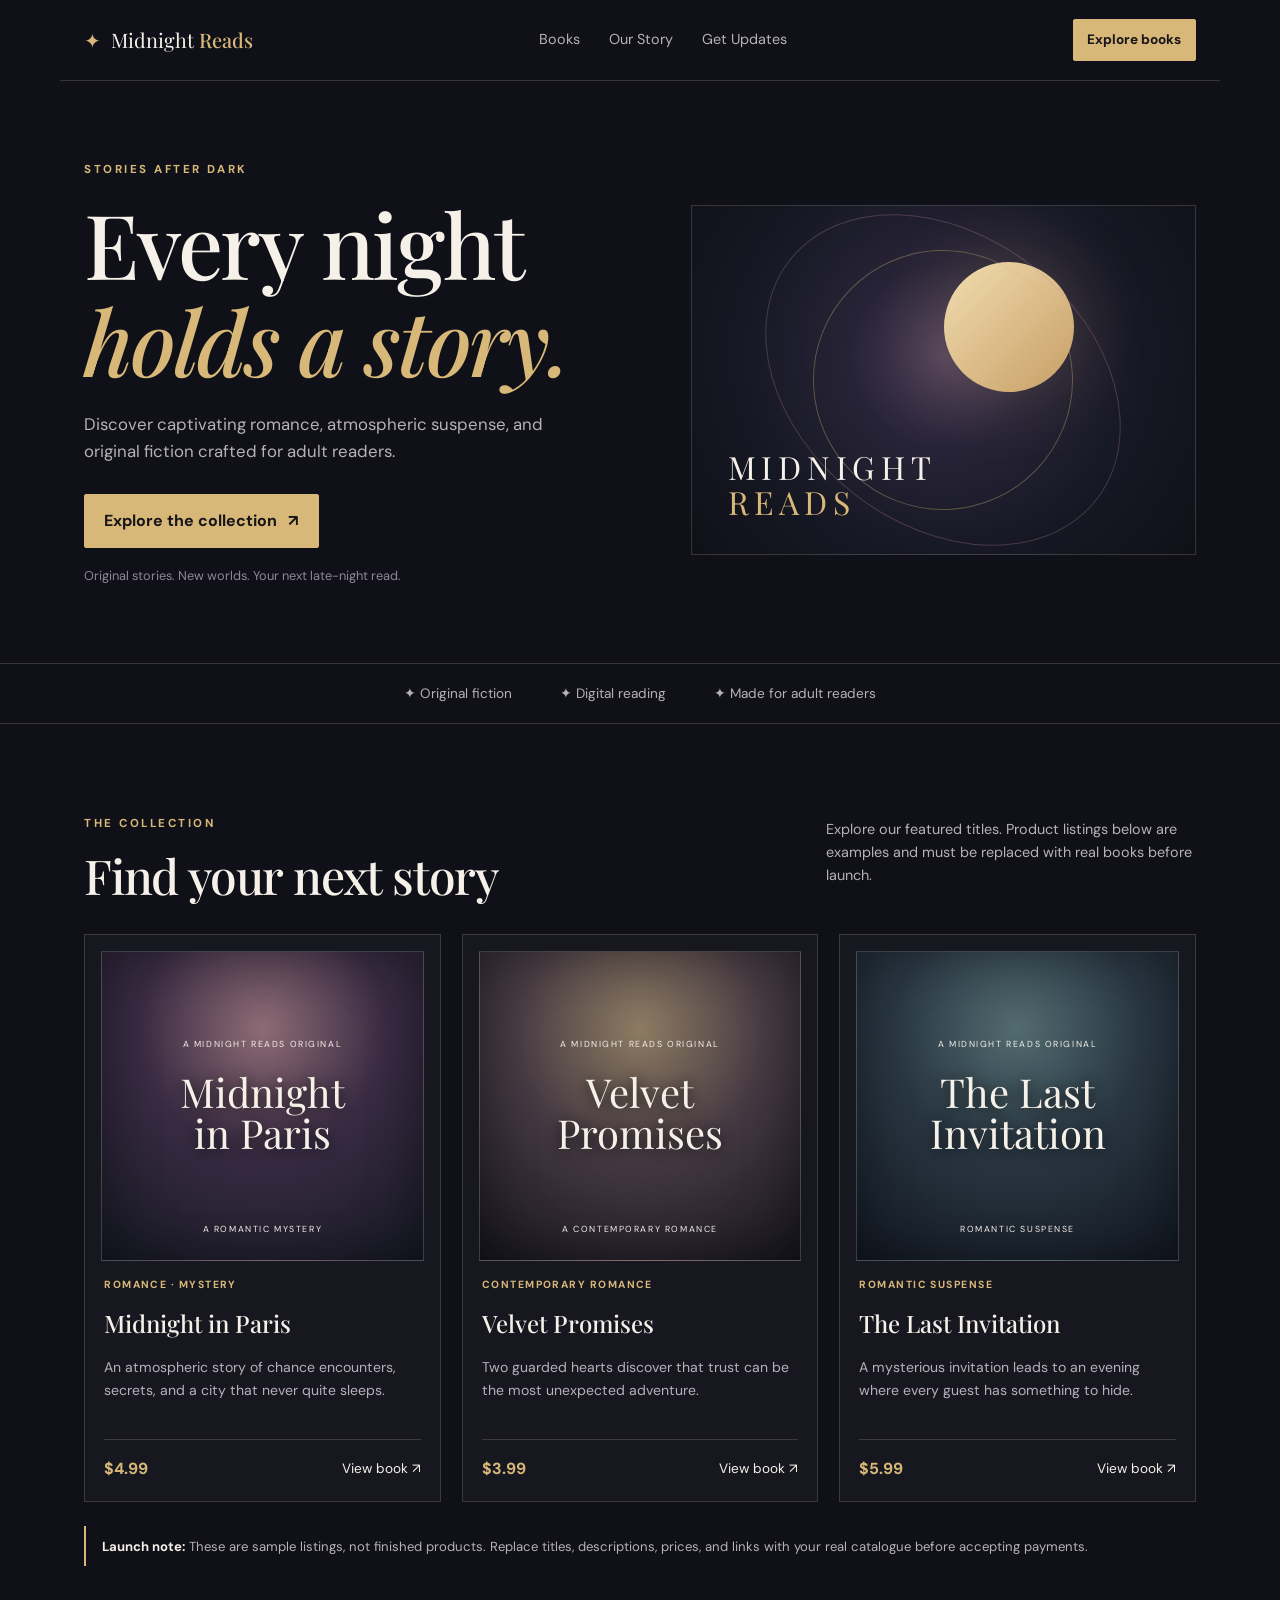
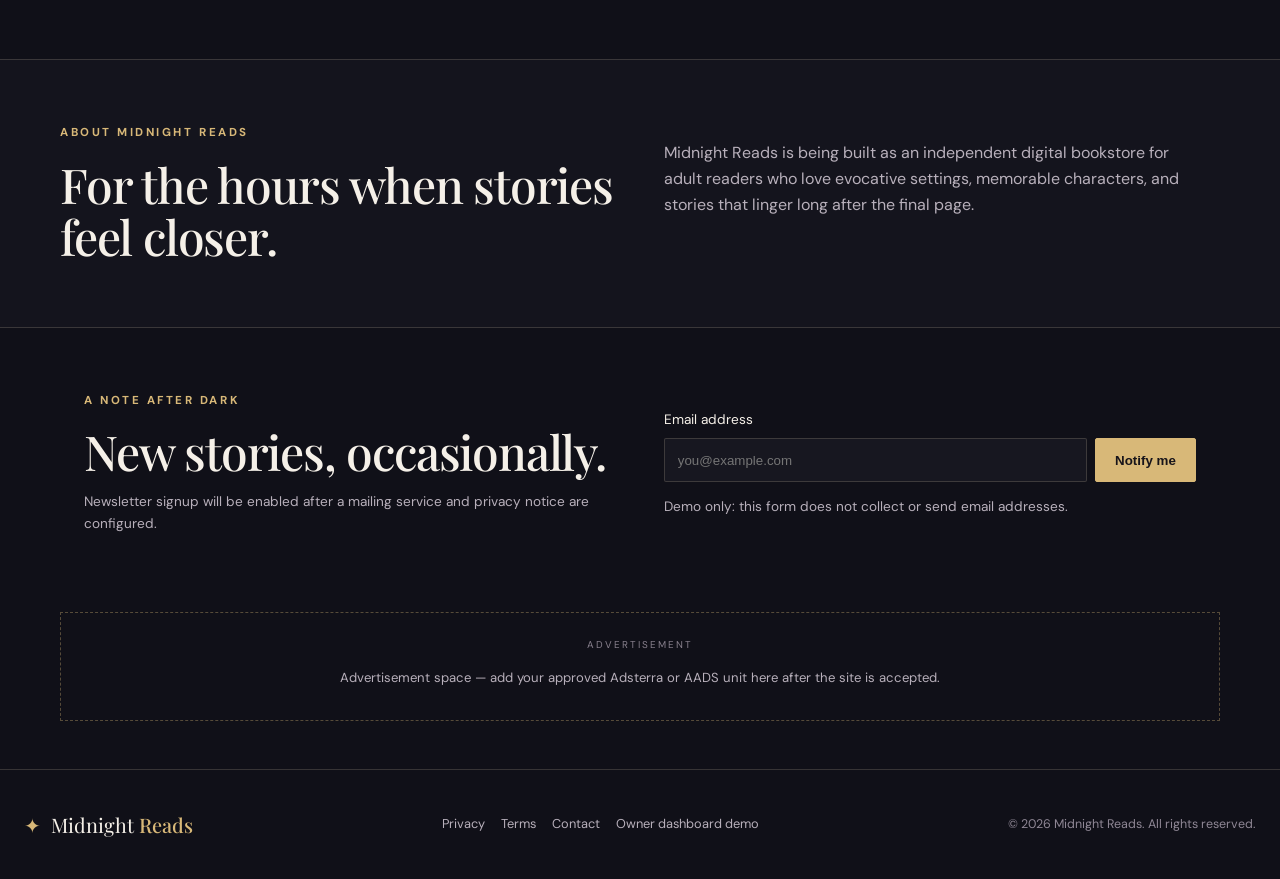
<file: index.html>
<!doctype html>
<html lang="en">
<head>
  <link rel="canonical" href="https://alieaso.github.io/midnight-reads/">
  <meta charset="utf-8">
  <meta name="viewport" content="width=device-width, initial-scale=1">
<title>Midnight Reads – Romance, Thriller & Fiction Ebooks</title>
  <meta name="description" content="Explore romance, romantic suspense, thrillers, and fiction ebooks at Midnight Reads. Discover captivating stories, browse our digital book collection, and find your next late-night read.">
  <meta name="theme-color" content="#101018">
  <link rel="stylesheet" href="styles.css">
  <script type="application/ld+json">
  {
    "@context": "https://schema.org",
    "@type": "BookStore",
    "name": "Midnight Reads",
    "description": "An online bookstore for romance, suspense, and original fiction for adult readers.",
    "url": "https://alieaso.github.io/midnight-reads/",
    "inLanguage": "en"
  }
  </script>
</head>
<body>
  <a class="skip-link" href="#main">Skip to content</a>
  <header class="site-header">
    <a class="brand" href="index.html" aria-label="Midnight Reads home">
      <span class="brand-mark">✦</span><span>Midnight <b>Reads</b></span>
    </a>
    <nav aria-label="Main navigation">
      <a href="#books">Books</a>
      <a href="#about">Our Story</a>
      <a href="#newsletter">Get Updates</a>
    </nav>
    <a class="button button-small" href="#books">Explore books</a>
  </header>

  <main id="main">
    <section class="hero">
      <div class="hero-copy">
        <p class="eyebrow">STORIES AFTER DARK</p>
        <h1>Every night<br><em>holds a story.</em></h1>
        <p class="hero-text">Discover captivating romance, atmospheric suspense, and original fiction crafted for adult readers.</p>
        <a class="button" href="#books">Explore the collection <span aria-hidden="true">↗</span></a>
        <p class="hero-note">Original stories. New worlds. Your next late-night read.</p>
      </div>
      <div class="hero-art" role="img" aria-label="Abstract moonlit night sky with a glowing gold moon">
        <div class="moon"></div><div class="art-orbit orbit-one"></div><div class="art-orbit orbit-two"></div>
        <div class="art-caption">MIDNIGHT<br><span>READS</span></div>
      </div>
    </section>

    <section class="trust-strip" aria-label="Store features">
      <span>✦ Original fiction</span><span>✦ Digital reading</span><span>✦ Made for adult readers</span>
    </section>

    <section id="books" class="section">
      <div class="section-heading">
        <div><p class="eyebrow">THE COLLECTION</p><h2>Find your next story</h2></div>
        <p>Explore our featured titles. Product listings below are examples and must be replaced with real books before launch.</p>
      </div>
      <div class="book-grid">
        <article class="book-card">
          <div class="book-cover cover-one"><span class="cover-kicker">A MIDNIGHT READS ORIGINAL</span><span class="cover-title">Midnight<br>in Paris</span><span class="cover-author">A ROMANTIC MYSTERY</span></div>
          <div class="book-info"><p class="book-genre">ROMANCE · MYSTERY</p><h3>Midnight in Paris</h3><p>An atmospheric story of chance encounters, secrets, and a city that never quite sleeps.</p><div class="book-bottom"><span class="price">$4.99</span><a class="text-link" href="book-midnight-in-paris.html">View book ↗</a></div></div>
        </article>
        <article class="book-card">
          <div class="book-cover cover-two"><span class="cover-kicker">A MIDNIGHT READS ORIGINAL</span><span class="cover-title">Velvet<br>Promises</span><span class="cover-author">A CONTEMPORARY ROMANCE</span></div>
          <div class="book-info"><p class="book-genre">CONTEMPORARY ROMANCE</p><h3>Velvet Promises</h3><p>Two guarded hearts discover that trust can be the most unexpected adventure.</p><div class="book-bottom"><span class="price">$3.99</span><a class="text-link" href="book-velvet-promises.html">View book ↗</a></div></div>
        </article>
        <article class="book-card">
          <div class="book-cover cover-three"><span class="cover-kicker">A MIDNIGHT READS ORIGINAL</span><span class="cover-title">The Last<br>Invitation</span><span class="cover-author">ROMANTIC SUSPENSE</span></div>
          <div class="book-info"><p class="book-genre">ROMANTIC SUSPENSE</p><h3>The Last Invitation</h3><p>A mysterious invitation leads to an evening where every guest has something to hide.</p><div class="book-bottom"><span class="price">$5.99</span><a class="text-link" href="book-the-last-invitation.html">View book ↗</a></div></div>
        </article>
      </div>
      <p class="notice"><strong>Launch note:</strong> These are sample listings, not finished products. Replace titles, descriptions, prices, and links with your real catalogue before accepting payments.</p>
    </section>

    <section id="about" class="about-section">
      <div><p class="eyebrow">ABOUT MIDNIGHT READS</p><h2>For the hours when stories feel closer.</h2></div>
      <p>Midnight Reads is being built as an independent digital bookstore for adult readers who love evocative settings, memorable characters, and stories that linger long after the final page.</p>
    </section>

    <section id="newsletter" class="newsletter">
      <div><p class="eyebrow">A NOTE AFTER DARK</p><h2>New stories, occasionally.</h2><p>Newsletter signup will be enabled after a mailing service and privacy notice are configured.</p></div>
      <form id="newsletter-form"><label for="email">Email address</label><div class="form-row"><input id="email" type="email" placeholder="you@example.com" autocomplete="email" required><button class="button" type="submit">Notify me</button></div><p class="form-hint" id="newsletter-message" aria-live="polite">Demo only: this form does not collect or send email addresses.</p></form>
    </section>

    <section class="ad-slot" aria-label="Advertisement">
      <span class="ad-label">ADVERTISEMENT</span>
      <p>Advertisement space — add your approved Adsterra or AADS unit here after the site is accepted.</p>
    </section>
  </main>

  <footer class="site-footer">
    <a class="brand" href="index.html"><span class="brand-mark">✦</span><span>Midnight <b>Reads</b></span></a>
    <div class="footer-links"><a href="privacy.html">Privacy</a><a href="terms.html">Terms</a><a href="contact.html">Contact</a><a href="admin-demo.html">Owner dashboard demo</a></div>
    <p>© <span id="year"></span> Midnight Reads. All rights reserved.</p>
  </footer>
  <script src="script.js" defer></script>
</body>
</html>
</file>
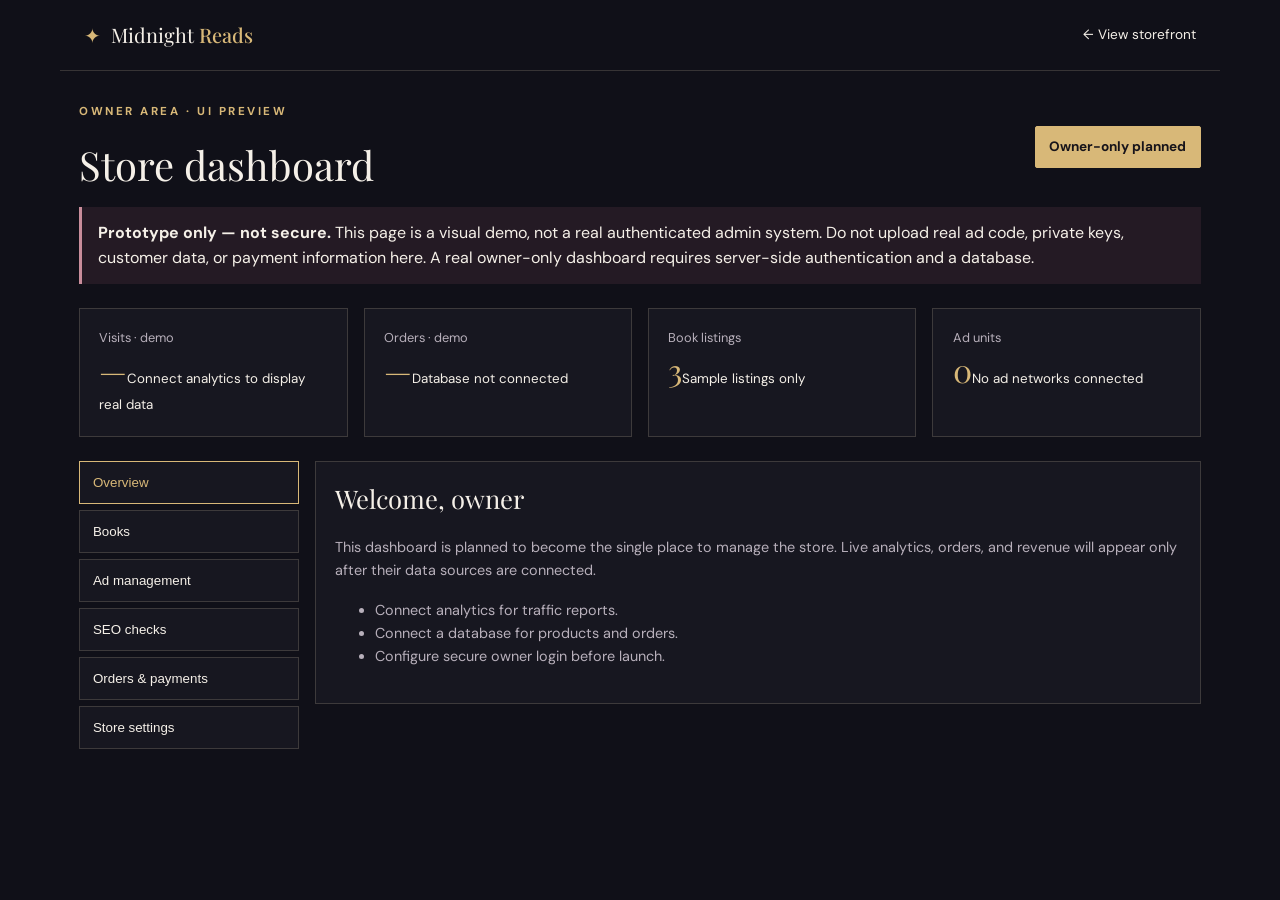
<file: admin-demo.html>
<!doctype html>
<html lang="en">
<head>
<meta charset="utf-8"><meta name="viewport" content="width=device-width,initial-scale=1">
<title>Owner Dashboard Demo | Midnight Reads</title><meta name="robots" content="noindex,nofollow"><link rel="stylesheet" href="styles.css">
<style>
.admin-wrap{max-width:1160px;margin:2rem auto;padding:0 1.2rem}.admin-head{display:flex;justify-content:space-between;gap:1rem;align-items:center;flex-wrap:wrap}.admin-grid{display:grid;grid-template-columns:repeat(4,minmax(0,1fr));gap:1rem;margin:1.5rem 0}.metric,.admin-panel{background:var(--panel);border:1px solid var(--line);padding:1.2rem;min-width:0}.metric span{display:block;color:var(--muted);font-size:.8rem}.metric strong{font:2rem "Playfair Display",Georgia,serif;color:var(--gold)}.admin-layout{display:grid;grid-template-columns:220px 1fr;gap:1rem}.admin-nav{display:flex;flex-direction:column;gap:.4rem}.admin-nav button{background:var(--panel);border:1px solid var(--line);color:var(--text);padding:.8rem;text-align:left;cursor:pointer}.admin-nav button[aria-selected=true]{border-color:var(--gold);color:var(--gold)}.admin-panel h2{font:1.6rem "Playfair Display",Georgia,serif;margin-top:0}.admin-panel p,.admin-panel li{color:var(--muted);font-size:.9rem}.demo-warning{border-left:3px solid var(--rose);padding:.8rem 1rem;background:#241a24;color:var(--text);margin:1rem 0}.fake-field{width:100%;padding:.8rem;background:#101018;border:1px solid var(--line);color:var(--text);margin:.3rem 0 1rem}.small-btn{background:var(--gold);border:0;padding:.7rem 1rem;font-weight:bold;cursor:pointer;color:#15131a}.hidden{display:none}@media(max-width:760px){.admin-grid{grid-template-columns:repeat(2,minmax(0,1fr))}.admin-layout{grid-template-columns:1fr}.admin-nav{display:grid;grid-template-columns:repeat(2,minmax(0,1fr))}}
</style></head>
<body>
<header class="site-header"><a class="brand" href="index.html"><span class="brand-mark">✦</span><span>Midnight <b>Reads</b></span></a><a class="text-link" href="index.html">← View storefront</a></header>
<main class="admin-wrap">
<div class="admin-head"><div><p class="eyebrow">OWNER AREA · UI PREVIEW</p><h1 style="font:2.5rem 'Playfair Display',Georgia,serif;margin:0">Store dashboard</h1></div><span class="button button-small">Owner-only planned</span></div>
<div class="demo-warning"><strong>Prototype only — not secure.</strong> This page is a visual demo, not a real authenticated admin system. Do not upload real ad code, private keys, customer data, or payment information here. A real owner-only dashboard requires server-side authentication and a database.</div>
<div class="admin-grid">
<div class="metric"><span>Visits · demo</span><strong>—</strong><small>Connect analytics to display real data</small></div>
<div class="metric"><span>Orders · demo</span><strong>—</strong><small>Database not connected</small></div>
<div class="metric"><span>Book listings</span><strong>3</strong><small>Sample listings only</small></div>
<div class="metric"><span>Ad units</span><strong>0</strong><small>No ad networks connected</small></div>
</div>
<div class="admin-layout">
<div class="admin-nav" role="tablist" aria-label="Dashboard sections">
<button role="tab" aria-selected="true" data-panel="overview">Overview</button>
<button role="tab" aria-selected="false" data-panel="books">Books</button>
<button role="tab" aria-selected="false" data-panel="ads">Ad management</button>
<button role="tab" aria-selected="false" data-panel="seo">SEO checks</button>
<button role="tab" aria-selected="false" data-panel="orders">Orders & payments</button>
<button role="tab" aria-selected="false" data-panel="settings">Store settings</button>
</div>
<div>
<section class="admin-panel" id="panel-overview"><h2>Welcome, owner</h2><p>This dashboard is planned to become the single place to manage the store. Live analytics, orders, and revenue will appear only after their data sources are connected.</p><ul><li>Connect analytics for traffic reports.</li><li>Connect a database for products and orders.</li><li>Configure secure owner login before launch.</li></ul></section>
<section class="admin-panel hidden" id="panel-books"><h2>Book catalogue</h2><p>Planned controls: create and edit book listings, upload covers and files, manage prices, descriptions, categories, publication status, and SEO metadata.</p><p>Book uploads and edits will be stored in a database and private file storage—not in this demo page.</p></section>
<section class="admin-panel hidden" id="panel-ads"><h2>Advertisement management</h2><p>Planned controls: add approved ad units, choose placement, enable/disable units, and set device visibility where the network permits it.</p><label for="ad-name">Ad unit label (demo only)</label><input id="ad-name" class="fake-field" placeholder="e.g. Adsterra — inline banner" disabled><label for="ad-code">Ad code (disabled in prototype)</label><textarea id="ad-code" class="fake-field" rows="4" placeholder="Real ad code entry will be added to the secure admin app." disabled></textarea><p>Ad network earnings must come from the network dashboard or an approved reporting integration; visits alone do not equal ad revenue.</p></section>
<section class="admin-panel hidden" id="panel-seo"><h2>SEO checklist</h2><ul><li>Unique title and meta description per indexable page.</li><li>Canonical URLs updated to the final site address.</li><li>XML sitemap and robots.txt use the final site address.</li><li>Product structured data matches real product information.</li><li>Private/admin pages are not indexable.</li><li>Images are compressed and have useful alt text.</li></ul><p>Search ranking cannot be guaranteed. Search Console data will be available after setup and verification.</p></section>
<section class="admin-panel hidden" id="panel-orders"><h2>Orders & payments</h2><p>No payment is active in this prototype. Before selling, implement server-side order records, verify USDT TRC-20 transfers on-chain, protect download links, and test underpayment, duplicate transactions, and delayed confirmations.</p></section>
<section class="admin-panel hidden" id="panel-settings"><h2>Store settings</h2><p>Planned controls: store name, logo, theme, homepage content, legal pages, contact details, and owner account security.</p><p>Never store passwords, wallet seed phrases, private keys, or API secrets in public site files or GitHub.</p></section>
</div></div>
</main>
<script>
const tabs=[...document.querySelectorAll('[role="tab"]')];
tabs.forEach(tab=>tab.addEventListener('click',()=>{
 tabs.forEach(t=>t.setAttribute('aria-selected',String(t===tab)));
 document.querySelectorAll('[id^="panel-"]').forEach(p=>p.classList.toggle('hidden',p.id!=='panel-'+tab.dataset.panel));
}));
</script>
</body></html>
</file>
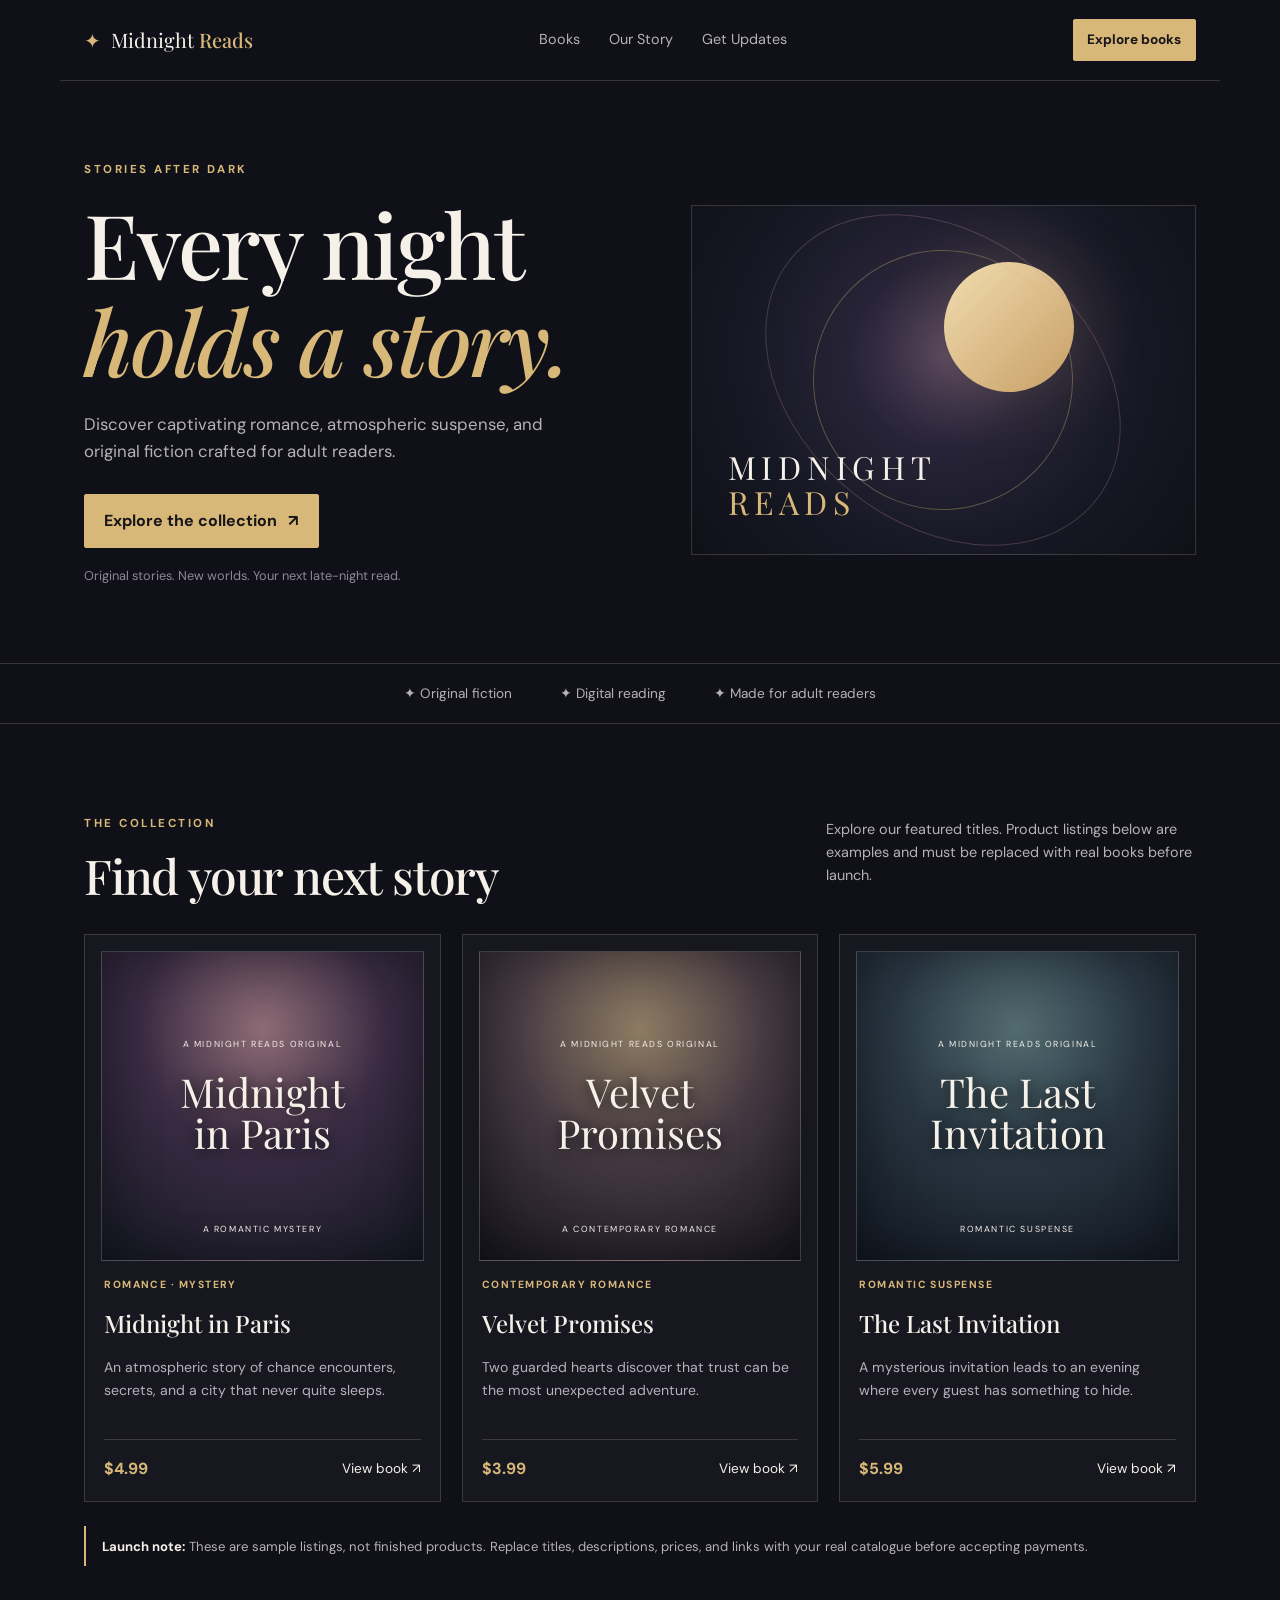
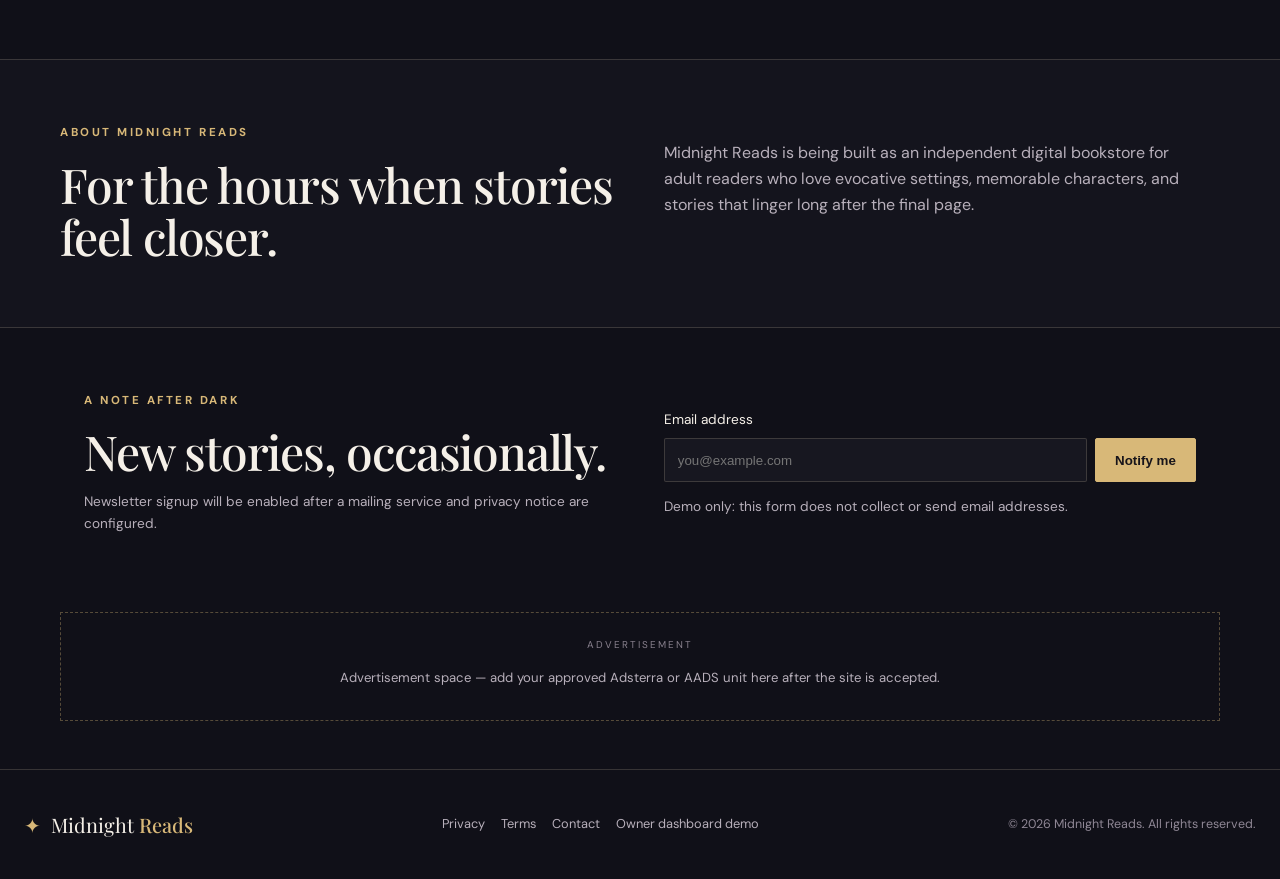
<file: privacy.html>
<!doctype html>
<html lang="en">
<head>
  <link rel="canonical" href="https://alieaso.github.io/midnight-reads/">
  <meta charset="utf-8">
  <meta name="viewport" content="width=device-width, initial-scale=1">
<title>Midnight Reads – Romance, Thriller & Fiction Ebooks</title>
  <meta name="description" content="Explore romance, romantic suspense, thrillers, and fiction ebooks at Midnight Reads. Discover captivating stories, browse our digital book collection, and find your next late-night read.">
  <meta name="theme-color" content="#101018">
  <link rel="canonical" href="https://alieaso.github.io/midnight-reads/">
  <link rel="stylesheet" href="styles.css">
  <script type="application/ld+json">
  {
    "@context": "https://schema.org",
    "@type": "BookStore",
    "name": "Midnight Reads",
    "description": "An online bookstore for romance, suspense, and original fiction for adult readers.",
    "url": "https://alieaso.github.io/midnight-reads/",
    "inLanguage": "en"
  }
  </script>
</head>
<body>
  <a class="skip-link" href="#main">Skip to content</a>
  <header class="site-header">
    <a class="brand" href="index.html" aria-label="Midnight Reads home">
      <span class="brand-mark">✦</span><span>Midnight <b>Reads</b></span>
    </a>
    <nav aria-label="Main navigation">
      <a href="#books">Books</a>
      <a href="#about">Our Story</a>
      <a href="#newsletter">Get Updates</a>
    </nav>
    <a class="button button-small" href="#books">Explore books</a>
  </header>

  <main id="main">
    <section class="hero">
      <div class="hero-copy">
        <p class="eyebrow">STORIES AFTER DARK</p>
        <h1>Every night<br><em>holds a story.</em></h1>
        <p class="hero-text">Discover captivating romance, atmospheric suspense, and original fiction crafted for adult readers.</p>
        <a class="button" href="#books">Explore the collection <span aria-hidden="true">↗</span></a>
        <p class="hero-note">Original stories. New worlds. Your next late-night read.</p>
      </div>
      <div class="hero-art" role="img" aria-label="Abstract moonlit night sky with a glowing gold moon">
        <div class="moon"></div><div class="art-orbit orbit-one"></div><div class="art-orbit orbit-two"></div>
        <div class="art-caption">MIDNIGHT<br><span>READS</span></div>
      </div>
    </section>

    <section class="trust-strip" aria-label="Store features">
      <span>✦ Original fiction</span><span>✦ Digital reading</span><span>✦ Made for adult readers</span>
    </section>

    <section id="books" class="section">
      <div class="section-heading">
        <div><p class="eyebrow">THE COLLECTION</p><h2>Find your next story</h2></div>
        <p>Explore our featured titles. Product listings below are examples and must be replaced with real books before launch.</p>
      </div>
      <div class="book-grid">
        <article class="book-card">
          <div class="book-cover cover-one"><span class="cover-kicker">A MIDNIGHT READS ORIGINAL</span><span class="cover-title">Midnight<br>in Paris</span><span class="cover-author">A ROMANTIC MYSTERY</span></div>
          <div class="book-info"><p class="book-genre">ROMANCE · MYSTERY</p><h3>Midnight in Paris</h3><p>An atmospheric story of chance encounters, secrets, and a city that never quite sleeps.</p><div class="book-bottom"><span class="price">$4.99</span><a class="text-link" href="book-midnight-in-paris.html">View book ↗</a></div></div>
        </article>
        <article class="book-card">
          <div class="book-cover cover-two"><span class="cover-kicker">A MIDNIGHT READS ORIGINAL</span><span class="cover-title">Velvet<br>Promises</span><span class="cover-author">A CONTEMPORARY ROMANCE</span></div>
          <div class="book-info"><p class="book-genre">CONTEMPORARY ROMANCE</p><h3>Velvet Promises</h3><p>Two guarded hearts discover that trust can be the most unexpected adventure.</p><div class="book-bottom"><span class="price">$3.99</span><a class="text-link" href="book-velvet-promises.html">View book ↗</a></div></div>
        </article>
        <article class="book-card">
          <div class="book-cover cover-three"><span class="cover-kicker">A MIDNIGHT READS ORIGINAL</span><span class="cover-title">The Last<br>Invitation</span><span class="cover-author">ROMANTIC SUSPENSE</span></div>
          <div class="book-info"><p class="book-genre">ROMANTIC SUSPENSE</p><h3>The Last Invitation</h3><p>A mysterious invitation leads to an evening where every guest has something to hide.</p><div class="book-bottom"><span class="price">$5.99</span><a class="text-link" href="book-the-last-invitation.html">View book ↗</a></div></div>
        </article>
      </div>
      <p class="notice"><strong>Launch note:</strong> These are sample listings, not finished products. Replace titles, descriptions, prices, and links with your real catalogue before accepting payments.</p>
    </section>

    <section id="about" class="about-section">
      <div><p class="eyebrow">ABOUT MIDNIGHT READS</p><h2>For the hours when stories feel closer.</h2></div>
      <p>Midnight Reads is being built as an independent digital bookstore for adult readers who love evocative settings, memorable characters, and stories that linger long after the final page.</p>
    </section>

    <section id="newsletter" class="newsletter">
      <div><p class="eyebrow">A NOTE AFTER DARK</p><h2>New stories, occasionally.</h2><p>Newsletter signup will be enabled after a mailing service and privacy notice are configured.</p></div>
      <form id="newsletter-form"><label for="email">Email address</label><div class="form-row"><input id="email" type="email" placeholder="you@example.com" autocomplete="email" required><button class="button" type="submit">Notify me</button></div><p class="form-hint" id="newsletter-message" aria-live="polite">Demo only: this form does not collect or send email addresses.</p></form>
    </section>

    <section class="ad-slot" aria-label="Advertisement">
      <span class="ad-label">ADVERTISEMENT</span>
      <p>Advertisement space — add your approved Adsterra or AADS unit here after the site is accepted.</p>
    </section>
  </main>

  <footer class="site-footer">
    <a class="brand" href="index.html"><span class="brand-mark">✦</span><span>Midnight <b>Reads</b></span></a>
    <div class="footer-links"><a href="privacy.html">Privacy</a><a href="terms.html">Terms</a><a href="contact.html">Contact</a><a href="admin-demo.html">Owner dashboard demo</a></div>
    <p>© <span id="year"></span> Midnight Reads. All rights reserved.</p>
  </footer>
  <script src="script.js" defer></script>
</body>
</html>
</file>
<file: styles.css>
@import url('https://fonts.googleapis.com/css2?family=DM+Sans:wght@400;500;600;700&family=Playfair+Display:ital,wght@0,500;0,600;0,700;1,500;1,600&display=swap');
:root{--bg:#101018;--panel:#171720;--panel2:#1d1c27;--text:#f5f0e8;--muted:#b8b0bb;--gold:#d8b878;--rose:#c98d9b;--line:rgba(232,215,184,.18);--max:1160px}
*{box-sizing:border-box}html{scroll-behavior:smooth}body{margin:0;background:var(--bg);color:var(--text);font-family:"DM Sans",Arial,sans-serif;line-height:1.6}a{color:inherit}.skip-link{position:absolute;left:-9999px}.skip-link:focus{left:1rem;top:1rem;background:#fff;color:#111;padding:.7rem;z-index:9}.site-header{max-width:var(--max);margin:auto;padding:1.2rem 1.5rem;display:flex;align-items:center;justify-content:space-between;gap:1.5rem;border-bottom:1px solid var(--line)}.brand{text-decoration:none;display:flex;gap:.65rem;align-items:center;font-family:"Playfair Display",Georgia,serif;font-size:1.25rem;white-space:nowrap}.brand b{color:var(--gold);font-weight:500}.brand-mark{color:var(--gold)}nav{display:flex;gap:1.8rem}nav a,.footer-links a{font-size:.9rem;color:var(--muted);text-decoration:none}nav a:hover,.footer-links a:hover,.text-link:hover{color:var(--gold)}.button{display:inline-flex;align-items:center;justify-content:center;gap:.7rem;border:1px solid var(--gold);background:var(--gold);color:#17141a;padding:.85rem 1.2rem;border-radius:2px;text-decoration:none;font-weight:700;cursor:pointer}.button:hover{background:#ead19c}.button-small{padding:.55rem .85rem;font-size:.85rem}.hero{max-width:var(--max);margin:auto;padding:5rem 1.5rem 4rem;display:grid;grid-template-columns:1.05fr .95fr;align-items:center;gap:3rem;min-height:500px}.eyebrow{font-size:.72rem;letter-spacing:.22em;color:var(--gold);font-weight:700;margin:0 0 1rem}.hero h1,.section h2,.about-section h2,.newsletter h2{font-family:"Playfair Display",Georgia,serif;font-weight:500;line-height:1.08;letter-spacing:-.025em}.hero h1{font-size:clamp(3.2rem,7vw,5.8rem);margin:0 0 1.4rem}.hero h1 em{color:var(--gold);font-weight:500}.hero-text{max-width:510px;color:var(--muted);font-size:1.05rem;margin-bottom:1.8rem}.hero-note{font-size:.8rem;color:#8f8795;margin-top:1.1rem}.hero-art{height:350px;position:relative;overflow:hidden;background:radial-gradient(circle at 50% 43%,#51405a 0,#272337 29%,#151722 65%,#101018 100%);border:1px solid var(--line);display:grid;place-items:center}.moon{width:130px;height:130px;border-radius:50%;background:linear-gradient(135deg,#f2ddb0,#c79e65);box-shadow:0 0 80px rgba(216,184,120,.24);position:absolute;top:56px;right:24%}.art-orbit{position:absolute;border:1px solid rgba(216,184,120,.35);border-radius:50%;width:260px;height:260px;transform:rotate(-24deg)}.orbit-two{width:390px;height:290px;transform:rotate(38deg);border-color:rgba(201,141,155,.28)}.art-caption{position:absolute;bottom:35px;left:36px;font-family:"Playfair Display",Georgia,serif;font-size:2rem;letter-spacing:.18em;line-height:1.1}.art-caption span{color:var(--gold)}.trust-strip{display:flex;justify-content:center;gap:3rem;flex-wrap:wrap;border-top:1px solid var(--line);border-bottom:1px solid var(--line);padding:1.15rem;color:var(--muted);font-size:.85rem}.section{max-width:var(--max);margin:auto;padding:5rem 1.5rem}.section-heading{display:flex;justify-content:space-between;align-items:end;gap:2rem;margin-bottom:2rem}.section h2,.about-section h2,.newsletter h2{font-size:clamp(2rem,4vw,3rem);margin:0}.section-heading>p{max-width:370px;color:var(--muted);font-size:.9rem}.book-grid{display:grid;grid-template-columns:repeat(3,minmax(0,1fr));gap:1.3rem}.book-card{background:var(--panel);border:1px solid var(--line);min-width:0}.book-cover{height:310px;margin:1rem;display:flex;flex-direction:column;align-items:center;justify-content:center;text-align:center;position:relative;overflow:hidden;border:1px solid rgba(255,255,255,.16);padding:1rem;box-shadow:inset 0 0 55px rgba(0,0,0,.35)}.cover-one{background:radial-gradient(circle at 50% 25%,#8e6b75,#392b43 44%,#141822 100%)}.cover-two{background:radial-gradient(circle at 50% 25%,#8d7b62,#463a43 45%,#15141d 100%)}.cover-three{background:radial-gradient(circle at 50% 25%,#526b70,#293743 44%,#121720 100%)}.cover-title{font-family:"Playfair Display",Georgia,serif;font-size:2.5rem;line-height:1.02;text-shadow:0 2px 14px #111;margin:1.3rem 0}.cover-kicker,.cover-author{font-size:.55rem;letter-spacing:.18em}.cover-author{position:absolute;bottom:1.5rem}.book-info{padding:0 1.2rem 1.2rem}.book-genre{font-size:.65rem;letter-spacing:.14em;color:var(--gold);font-weight:700}.book-info h3{font-family:"Playfair Display",Georgia,serif;font-size:1.5rem;font-weight:500;margin:.3rem 0}.book-info>p:not(.book-genre){color:var(--muted);font-size:.88rem;min-height:4.2rem}.book-bottom{display:flex;justify-content:space-between;align-items:center;border-top:1px solid var(--line);padding-top:1rem;margin-top:1rem}.price{font-weight:700;color:var(--gold)}.text-link{color:var(--text);text-decoration:none;font-size:.85rem}.notice{color:var(--muted);font-size:.82rem;border-left:2px solid var(--gold);padding:.6rem 1rem;margin-top:1.5rem}.notice strong{color:var(--text)}.about-section{border-top:1px solid var(--line);border-bottom:1px solid var(--line);padding:4rem max(1.5rem,calc((100% - var(--max))/2));display:grid;grid-template-columns:1fr 1fr;gap:3rem;background:#14141d}.about-section>p{color:var(--muted);max-width:520px}.newsletter{max-width:var(--max);margin:auto;padding:4rem 1.5rem;display:grid;grid-template-columns:1fr 1fr;gap:3rem}.newsletter>div>p:last-child,.form-hint{color:var(--muted);font-size:.85rem}.newsletter form{align-self:center}.newsletter label{display:block;font-size:.85rem;margin-bottom:.5rem}.form-row{display:flex;gap:.5rem}.form-row input{min-width:0;flex:1;background:var(--panel);border:1px solid var(--line);padding:.8rem;color:var(--text);border-radius:2px}.ad-slot{max-width:var(--max);margin:0 auto 3rem;padding:1.2rem;text-align:center;border:1px dashed rgba(216,184,120,.35);color:var(--muted);font-size:.82rem}.ad-label{font-size:.62rem;letter-spacing:.2em;color:#89818e}.site-footer{border-top:1px solid var(--line);padding:2rem 1.5rem;display:flex;align-items:center;justify-content:space-between;gap:1rem;flex-wrap:wrap;max-width:100%}.site-footer>p{color:#8f8795;font-size:.78rem}.footer-links{display:flex;gap:1rem;flex-wrap:wrap}.footer-links a{font-size:.8rem}
@media(max-width:760px){.site-header{flex-wrap:wrap}.site-header nav{order:3;width:100%;justify-content:space-between;gap:.8rem}.site-header>.button{margin-left:auto}.hero{grid-template-columns:1fr;padding-top:3rem;gap:2rem}.hero-art{height:270px}.section-heading{display:block}.book-grid{grid-template-columns:1fr;max-width:460px;margin:auto}.book-cover{height:350px}.about-section,.newsletter{grid-template-columns:1fr;gap:1rem}.trust-strip{gap:1rem 1.5rem}.site-footer{align-items:flex-start;flex-direction:column}}@media(prefers-reduced-motion:reduce){html{scroll-behavior:auto}}
</file>
